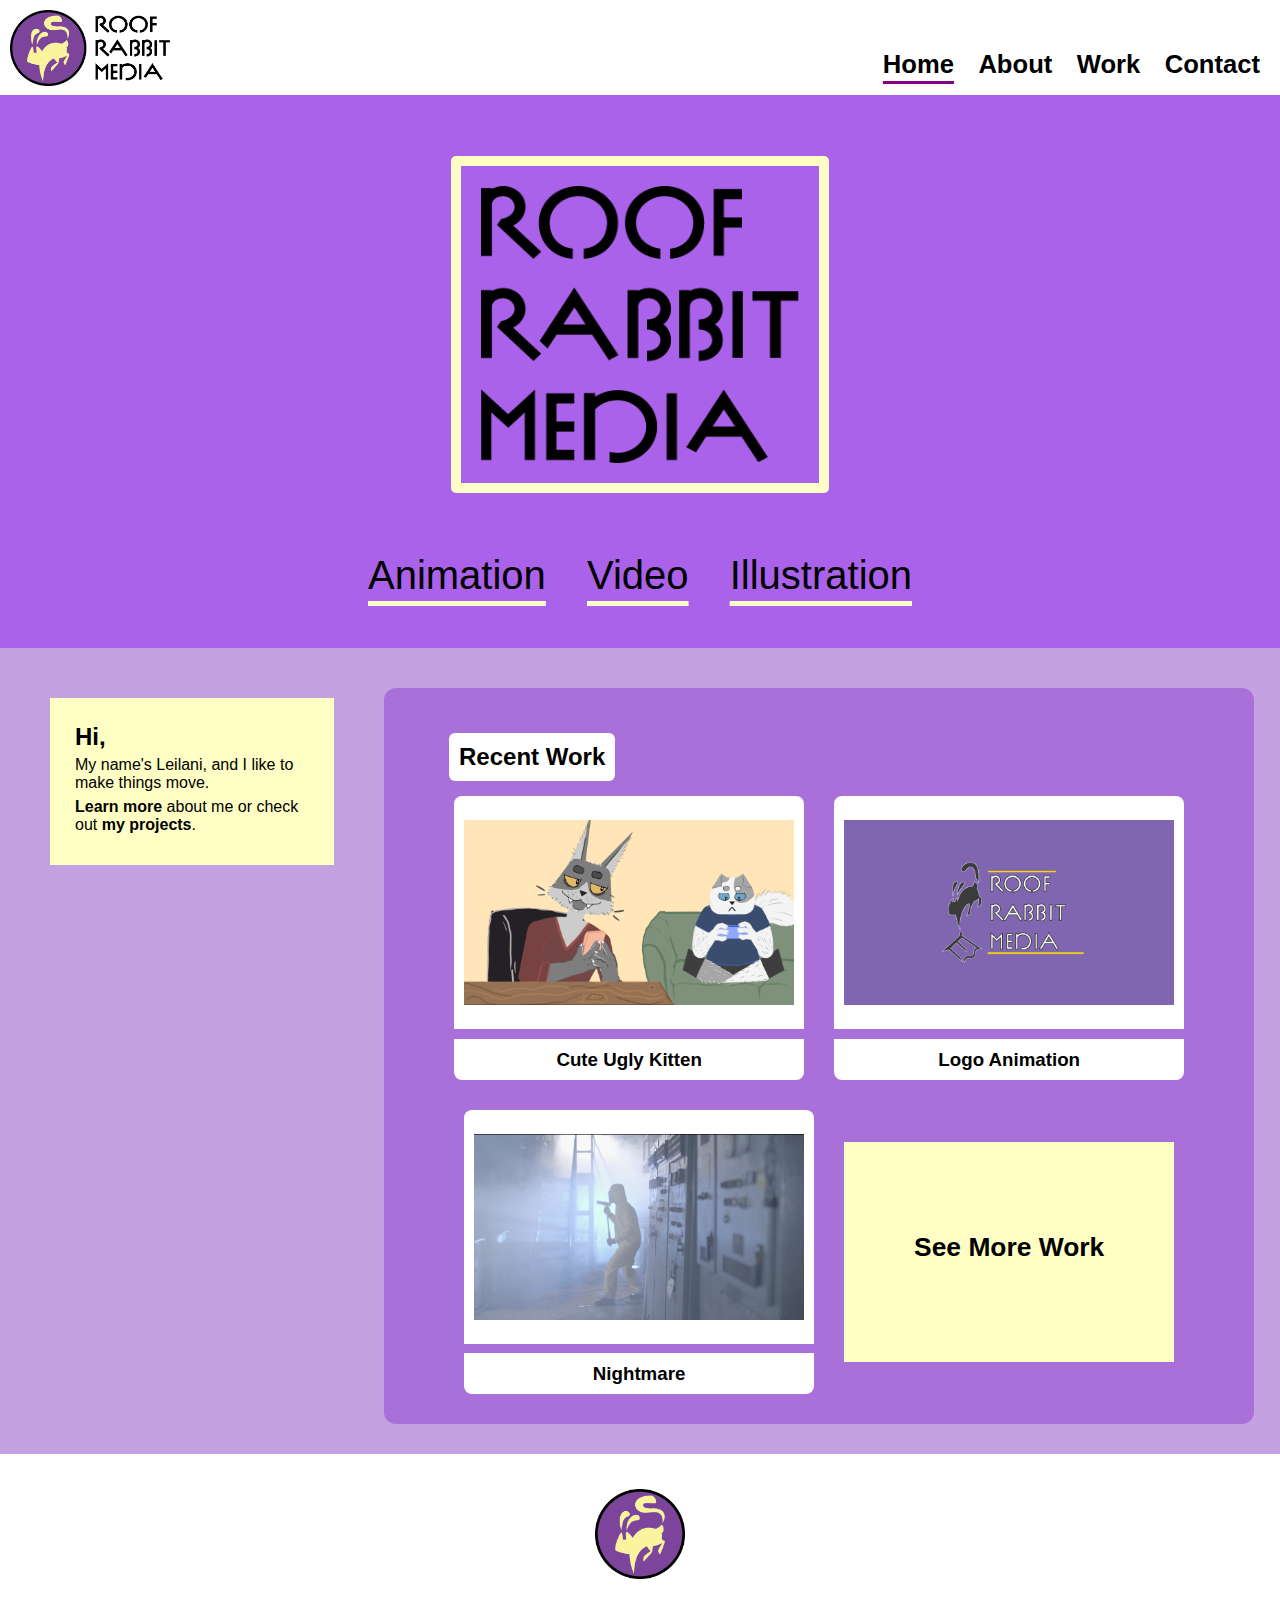
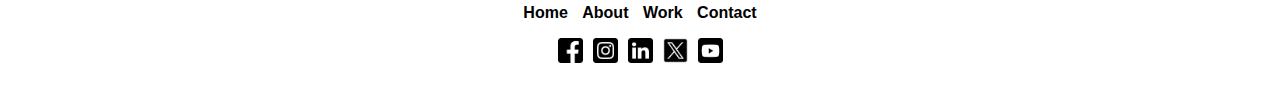
<file: index.html>
<!DOCTYPE html>
<html lang="en">

<head>
    <meta charset="UTF-8">
    <meta name="viewport" content="width=device-width, initial-scale=1.0">
    <title>Roof Rabbit Media</title>
    <link rel="icon" type="image/x-icon" href="/img/logo/favicon.ico">
    <link rel="stylesheet" href="css/normalize.css">
    <link rel="stylesheet" href="css/style.css">
</head>

<body>
    <header>
        <a href="index.html"><img src="img/logo/Logo_Full.png" alt="Roof Rabbit logo and name"></a>
        <nav class="headerMenu">
            <ul>
                <li class="activePage"><a href="index.html" title="Go to homepage">Home</a></li>
                <li><a href="about.html" title="Go to about page">About</a></li>
                <li><a href="work.html" title="Go to my work">Work</a></li>
                <li><a href="contact.html" title="Go to contact page">Contact</a></li>
            </ul>
        </nav>
    </header>
    <div id="homeTitle">
        <h1>
            <img src="img/logo/Logo_Words.png" alt="Roof Rabbit Media Logo" title="Roof Rabbit Media">
        </h1>
        <div>
            <p>Animation</p>
            <p>Video</p>
            <p>Illustration</p>
        </div>
    </div>
    <aside>
        <section>
            <h2>Hi,</h2>
            <p>My name's Leilani, and I like to make things move.</p>
            <p><a href="about.html"><strong>Learn more</strong></a> about me or check
                out <a href="work.html"><strong>my projects</strong>.</a>
            </p>
        </section>
    </aside>
    <main>
        <section>
            <h2 class="heading">Recent Work</h2>
            <div class="project_timg">
                <a class="thumbnail" href="project1.html" title="More info about this project">
                    <img src="img/project/11Sec_Full_Thumbnail.png" alt="Thumbnail of animated cats">
                    <h3>Cute Ugly Kitten</h3>
                </a>
                <a class="thumbnail" href="project2.html" title="More info about this project">
                    <img src="img/project/RRM_Still.png" alt="Thumbnail of animated roof rabbit logo">
                    <h3>Logo Animation</h3>
                </a>
                <a class="thumbnail" href="project4.html" title="More info about this project">
                    <img src="img/project/Nightmare_Thumbnail.png" alt="Man in a yellow suit holding an axe">
                    <h3>Nightmare</h3>
                </a>
                <p><a href="work.html" title="See more work">See More Work</a></p>
            </div>
        </section>
    </main>
    <footer>
        <img src="img/logo/Logo.png" alt="Roof Rabbit Logo">
        <nav class="footerMenu">
            <ul>
                <li><a href="index.html" title="Go to homepage">Home</a></li>
                <li><a href="about.html" title="Go to about page">About</a></li>
                <li><a href="work.html" title="Go to my work">Work</a></li>
                <li><a href="contact.html" title="Go to contact page">Contact</a></li>
            </ul>
        </nav>
        <nav class="footerIcons">
            <ul>
                <li><a href="https://www.facebook.com/profile.php?id=61554225163116" title="Go to my Facebook"
                        target="_blank" rel="noopener noreferrer"><img src="img/socialmedia/facebook_icon.png"
                            alt="Facebook"></a>
                </li>
                <li><a href="https://www.instagram.com/roofbun/" title="Go to my Instagram" target="_blank"
                        rel="noopener noreferrer"><img src="img/socialmedia/instagram_icon.png" alt="Instagram"></a>
                </li>
                <li><a href="https://www.linkedin.com/in/leilani-towner-27b860219/" title="Go to my Linkedin"
                        target="_blank" rel="noopener noreferrer"><img src="img/socialmedia/linkedin_icon.png"
                            alt="Linkedin"></a>
                </li>
                <li><a href="https://twitter.com/roofbun" title="Go to my Twitter" target="_blank"
                        rel="noopener noreferrer"><img src="img/socialmedia/xtwitter_icon.png" alt="Twitter"></a></li>
                <li><a href="https://www.youtube.com/@roofrabbitmedia" title="Go to my Youtube" target="_blank"
                        rel="noopener noreferrer"><img src="img/socialmedia/youtube_icon.png" 
                        
                        "Youtube"></a></li>
            </ul>
        </nav>
    </footer>
</body>

</html>
</file>
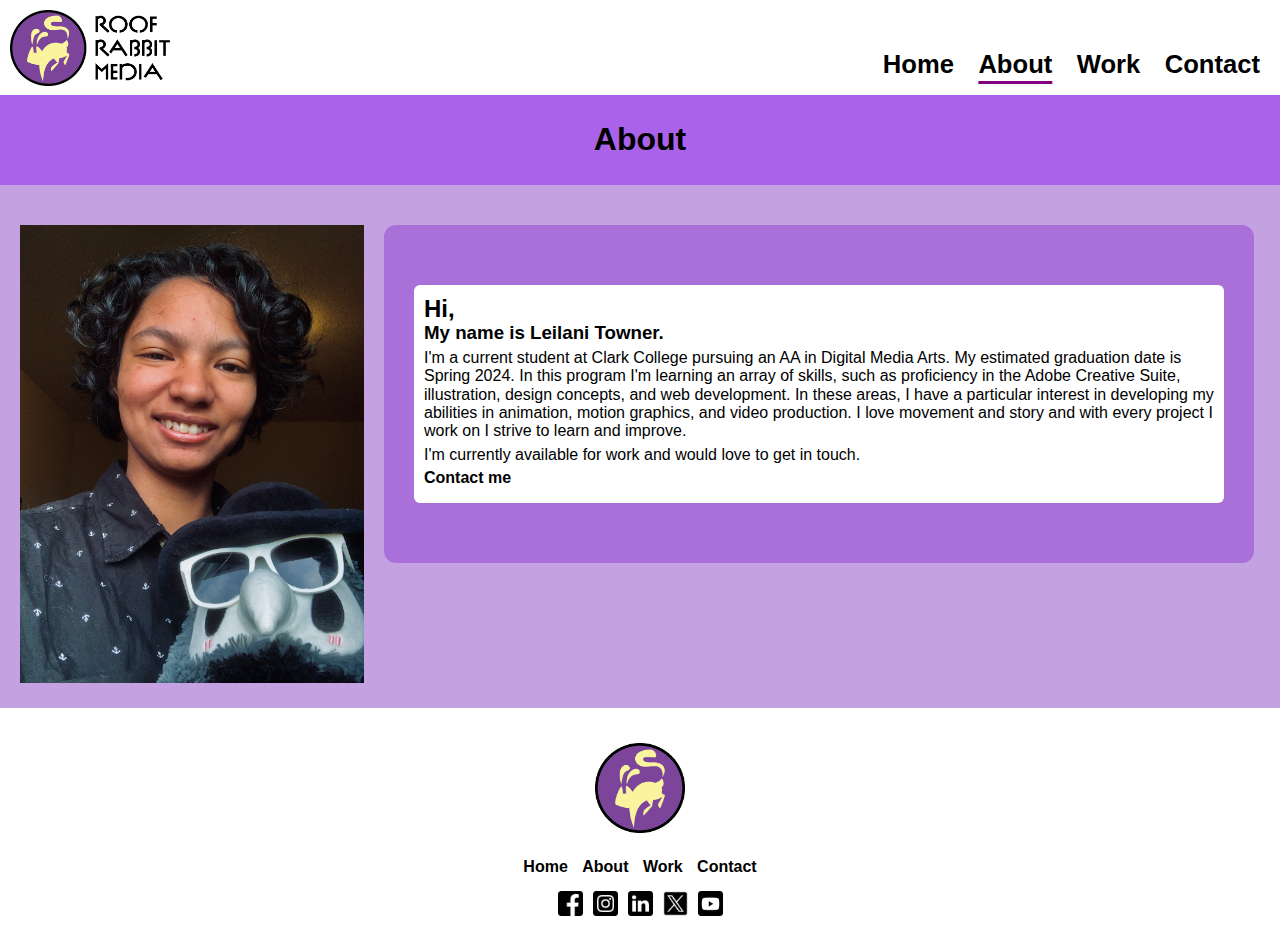
<file: about.html>
<!DOCTYPE html>
<html lang="en">

<head>
    <meta charset="UTF-8">
    <meta name="viewport" content="width=device-width, initial-scale=1.0">
    <title>About</title>
    <link rel="icon" type="image/x-icon" href="/img/logo/favicon.ico">
    <link rel="stylesheet" href="css/normalize.css">
    <link rel="stylesheet" href="css/style.css">
</head>

<body>
    <header>
        <a href="index.html"><img src="img/logo/Logo_Full.png" alt="Roof Rabbit logo and name"></a>
        <nav class="headerMenu">
            <ul>
                <li><a href="index.html" title="Go to homepage">Home</a></li>
                <li class="activePage" title="Go to about page"><a href="about.html">About</a></li>
                <li><a href="work.html" title="Go to my work">Work</a></li>
                <li><a href="contact.html" title="Go to contact page">Contact</a></li>
            </ul>
        </nav>
    </header>
    <section class="pageTitle">
        <h1>About</h1>
    </section>
    <aside><img id="portrait" src="img/PortfolioPic.jpg" alt="Portrait of Leilani Towner">
    </aside>
    <main>
        <div class="main_box">
            <h2>Hi,</h2>
            <h3>My name is Leilani Towner.</h3>
            <p>
                I'm a current student at Clark College pursuing an AA in Digital Media Arts. My estimated graduation
                date is Spring 2024. In this program I'm learning an array of skills, such as proficiency in the Adobe
                Creative Suite, illustration, design concepts, and web development. In these areas, I have a particular
                interest in developing my abilities in animation, motion graphics, and video production. I love movement
                and story and with every project I work on I strive to learn and improve.
            </p>
            <p>I'm currently available for work and would love to get in touch.</p>
            <p>
                <a href="contact.html" title="Look at my contact"><strong>Contact me</strong></a>
            </p>
        </div>
    </main>
    <footer>
        <img src="img/logo/Logo.png" alt="Roof Rabbit Logo">
        <nav class="footerMenu">
            <ul>
                <li><a href="index.html" title="Go to homepage">Home</a></li>
                <li><a href="about.html" title="Go to about page">About</a></li>
                <li><a href="work.html" title="Go to my work">Work</a></li>
                <li><a href="contact.html" title="Go to contact page">Contact</a></li>
            </ul>
        </nav>
        <nav class="footerIcons">
            <ul>
                <li><a href="https://www.facebook.com/profile.php?id=61554225163116" title="Go to my Facebook"
                        target="_blank" rel="noopener noreferrer"><img src="img/socialmedia/facebook_icon.png"
                            alt="Facebook"></a>
                </li>
                <li><a href="https://www.instagram.com/roofbun/" title="Go to my Instagram" target="_blank"
                        rel="noopener noreferrer"><img src="img/socialmedia/instagram_icon.png" alt="Instagram"></a>
                </li>
                <li><a href="https://www.linkedin.com/in/leilani-towner-27b860219/" title="Go to my Linkedin"
                        target="_blank" rel="noopener noreferrer"><img src="img/socialmedia/linkedin_icon.png"
                            alt="Linkedin"></a>
                </li>
                <li><a href="https://twitter.com/roofbun" title="Go to my Twitter" target="_blank"
                        rel="noopener noreferrer"><img src="img/socialmedia/xtwitter_icon.png" alt="Twitter"></a></li>
                <li><a href="https://www.youtube.com/@roofrabbitmedia" title="Go to my Youtube" target="_blank"
                        rel="noopener noreferrer"><img src="img/socialmedia/youtube_icon.png" alt="Youtube"></a></li>
            </ul>
        </nav>
    </footer>
</body>

</html>
</file>
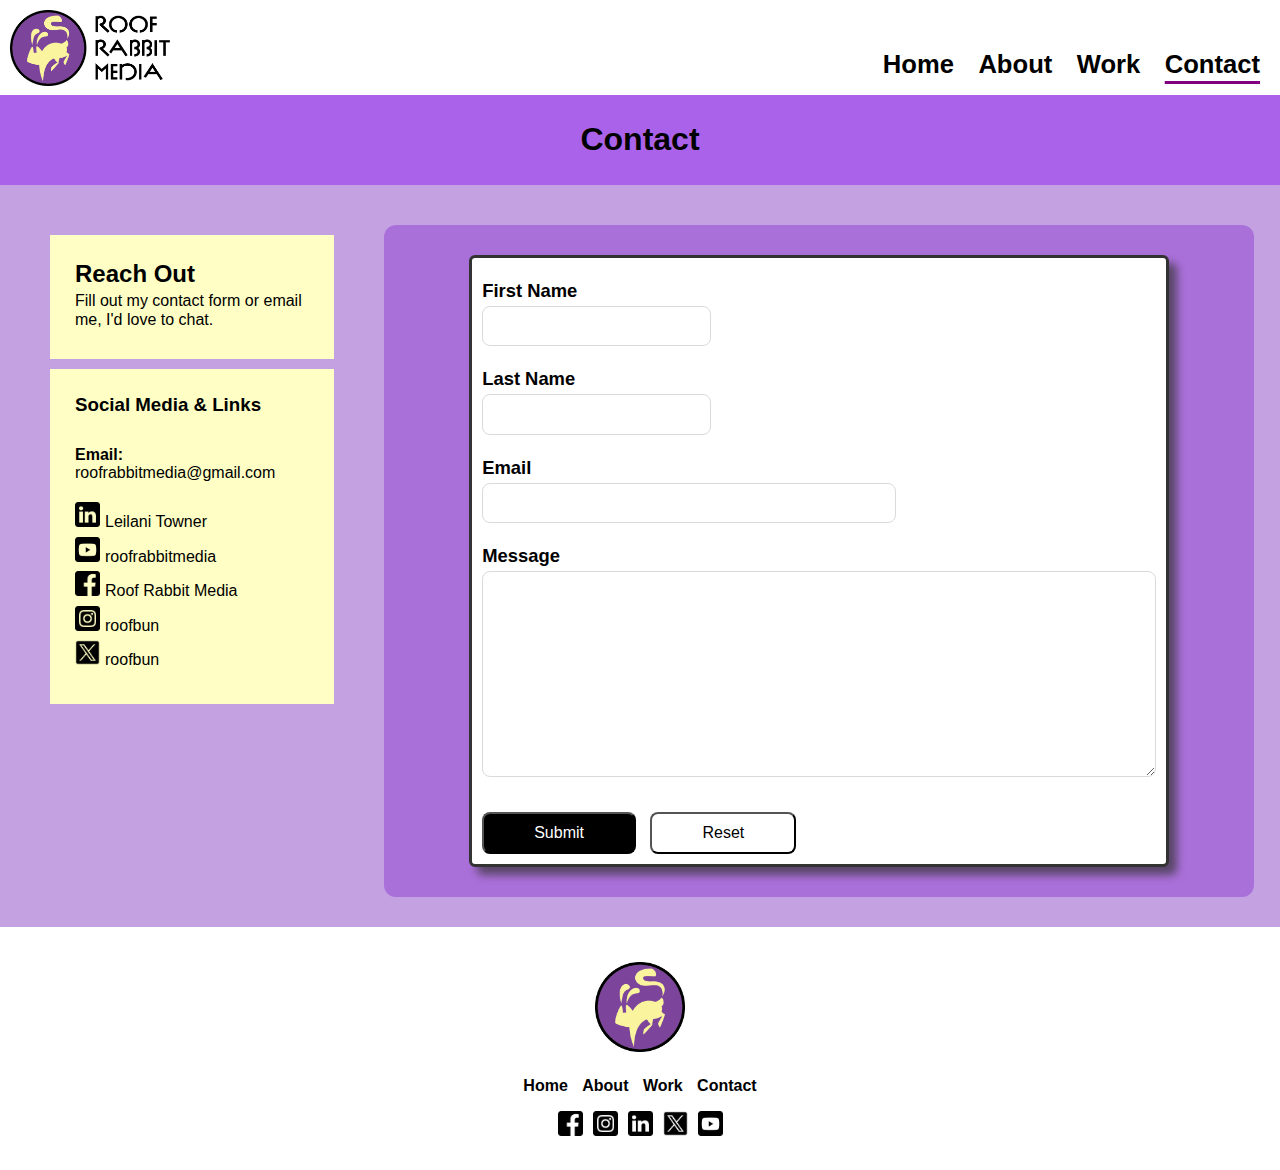
<file: contact.html>
<!DOCTYPE html>
<html lang="en">

<head>
    <meta charset="UTF-8">
    <meta name="viewport" content="width=device-width, initial-scale=1.0">
    <title>Contact</title>
    <link rel="icon" type="image/x-icon" href="/img/logo/favicon.ico">
    <link rel="stylesheet" href="css/normalize.css">
    <link rel="stylesheet" href="css/style.css">
</head>

<body>
    <header>
        <a href="index.html"><img src="img/logo/Logo_Full.png" alt="Roof Rabbit logo and name"></a>
        <nav class="headerMenu">
            <ul>
                <li><a href="index.html" title="Go to homepage">Home</a></li>
                <li><a href="about.html" title="Go to about page">About</a></li>
                <li><a href="work.html" title="Go to my work">Work</a></li>
                <li class="activePage"><a href="contact.html" title="Go to contact page">Contact</a></li>
            </ul>
        </nav>
    </header>
    <section class="pageTitle">
        <h1>Contact</h1>
    </section>
    <aside>
        <section>
            <h2>Reach Out</h2>
            <p>
                Fill out my contact form or email me, I'd love to chat.
            </p>
        </section>
        <section>
            <h3>Social Media & Links</h3>
            <nav id="socialmedia">
                <ul>
                    <li class="email">
                        <a href="mailto:roofrabbitmedia@gmail.com" title="Email me">
                            <strong>Email:</strong> roofrabbitmedia@gmail.com
                        </a>
                    </li>
                    <li><a href="https://www.linkedin.com/in/leilani-towner-27b860219/" title="Go to my Linkedin"
                            target="_blank" rel="noopener noreferrer"><img src="img/socialmedia/linkedin_icon.png"
                                alt="Linkedin">Leilani Towner</a>
                    </li>
                    <li><a href="https://www.youtube.com/@roofrabbitmedia" title="Go to my Youtube" target="_blank"
                            rel="noopener noreferrer"><img src="img/socialmedia/youtube_icon.png"
                                alt="Youtube">roofrabbitmedia</a>
                    </li>
                    <li><a href="https://www.facebook.com/profile.php?id=61554225163116" title="Go to my Facebook"
                            target="_blank" rel="noopener noreferrer"><img src="img/socialmedia/facebook_icon.png"
                                alt="Facebook">Roof Rabbit Media</a>
                    </li>
                    <li><a href="https://www.instagram.com/roofbun/" title="Go to my Instagram" target="_blank"
                            rel="noopener noreferrer"><img src="img/socialmedia/instagram_icon.png"
                                alt="Instagram">roofbun</a>
                    </li>
                    <li><a href="https://twitter.com/roofbun" title="Go to my Twitter" target="_blank"
                            rel="noopener noreferrer"><img src="img/socialmedia/xtwitter_icon.png"
                                alt="Twitter">roofbun</a>
                    </li>
                </ul>
            </nav>
        </section>
    </aside>
    <main>
        <form action="http://ctec.clark.edu/CTEC122/scripts/form_echo.php" method="POST">
            <label for="firstName">First Name</label>
            <input type="text" name="first name" id="firstName" size="20" required>
            <label for="lastName">Last Name</label>
            <input type="text" name="last name" id="lastName" size="20" required>
            <label for="email">Email</label>
            <input type="email" name="email" id="email" size="40" required>
            <!-- <fieldset>
                <legend>What are you interested in?</legend>
                <div class="interests">
                    <input type="checkbox" name="interests[]" id="animation" value="Animation">&nbsp;
                    <label class="btn_label" for="animation">Animation</label>
                </div>
                <div class="interests">
                    <input type="checkbox" name="interests[]" id="motion_graphics" value="Motion Graphics">&nbsp;
                    <label class="btn_label" for="motion_graphics">Motion Graphics</label>
                </div>
                <div class="interests">
                    <input type="checkbox" name="interests[]" id="video_production" value="Video Production">&nbsp;
                    <label class="btn_label" for="video_production">Video Production</label>
                </div>
                <div class="interests">
                    <input type="checkbox" name="interests[]" id="questions" value="Questions">&nbsp;
                    <label class="btn_label" for="questions">Questions</label>
                </div>
                <div class="interests">
                    <input type="checkbox" name="interests[]" id="other" value="Other">&nbsp;
                    <label class="btn_label" for="other">Other</label>
                </div>
            </fieldset> -->
            <label for="message">Message</label>
            <textarea name="message" id="message" rows="10"></textarea>
            <div class="buttons">
                <input type="submit" value="Submit">&nbsp;<input type="reset" value="Reset">
            </div>
        </form>
    </main>
    <footer>
        <img src="img/logo/Logo.png" alt="Roof Rabbit Logo">
        <nav class="footerMenu">
            <ul>
                <li><a href="index.html" title="Go to homepage">Home</a></li>
                <li><a href="about.html" title="Go to about page">About</a></li>
                <li><a href="work.html" title="Go to my work">Work</a></li>
                <li><a href="contact.html" title="Go to contact page">Contact</a></li>
            </ul>
        </nav>
        <nav class="footerIcons">
            <ul>
                <li><a href="https://www.facebook.com/profile.php?id=61554225163116" title="Go to my Facebook"
                        target="_blank" rel="noopener noreferrer"><img src="img/socialmedia/facebook_icon.png"
                            alt="Facebook"></a>
                </li>
                <li><a href="https://www.instagram.com/roofbun/" title="Go to my Instagram" target="_blank"
                        rel="noopener noreferrer"><img src="img/socialmedia/instagram_icon.png" alt="Instagram"></a>
                </li>
                <li><a href="https://www.linkedin.com/in/leilani-towner-27b860219/" title="Go to my Linkedin"
                        target="_blank" rel="noopener noreferrer"><img src="img/socialmedia/linkedin_icon.png"
                            alt="Linkedin"></a>
                </li>
                <li><a href="https://twitter.com/roofbun" title="Go to my Twitter" target="_blank"
                        rel="noopener noreferrer"><img src="img/socialmedia/xtwitter_icon.png" alt="Twitter"></a></li>
                <li><a href="https://www.youtube.com/@roofrabbitmedia" title="Go to my Youtube" target="_blank"
                        rel="noopener noreferrer"><img src="img/socialmedia/youtube_icon.png" alt="Youtube"></a></li>
            </ul>
        </nav>
    </footer>
</body>

</html>
</file>
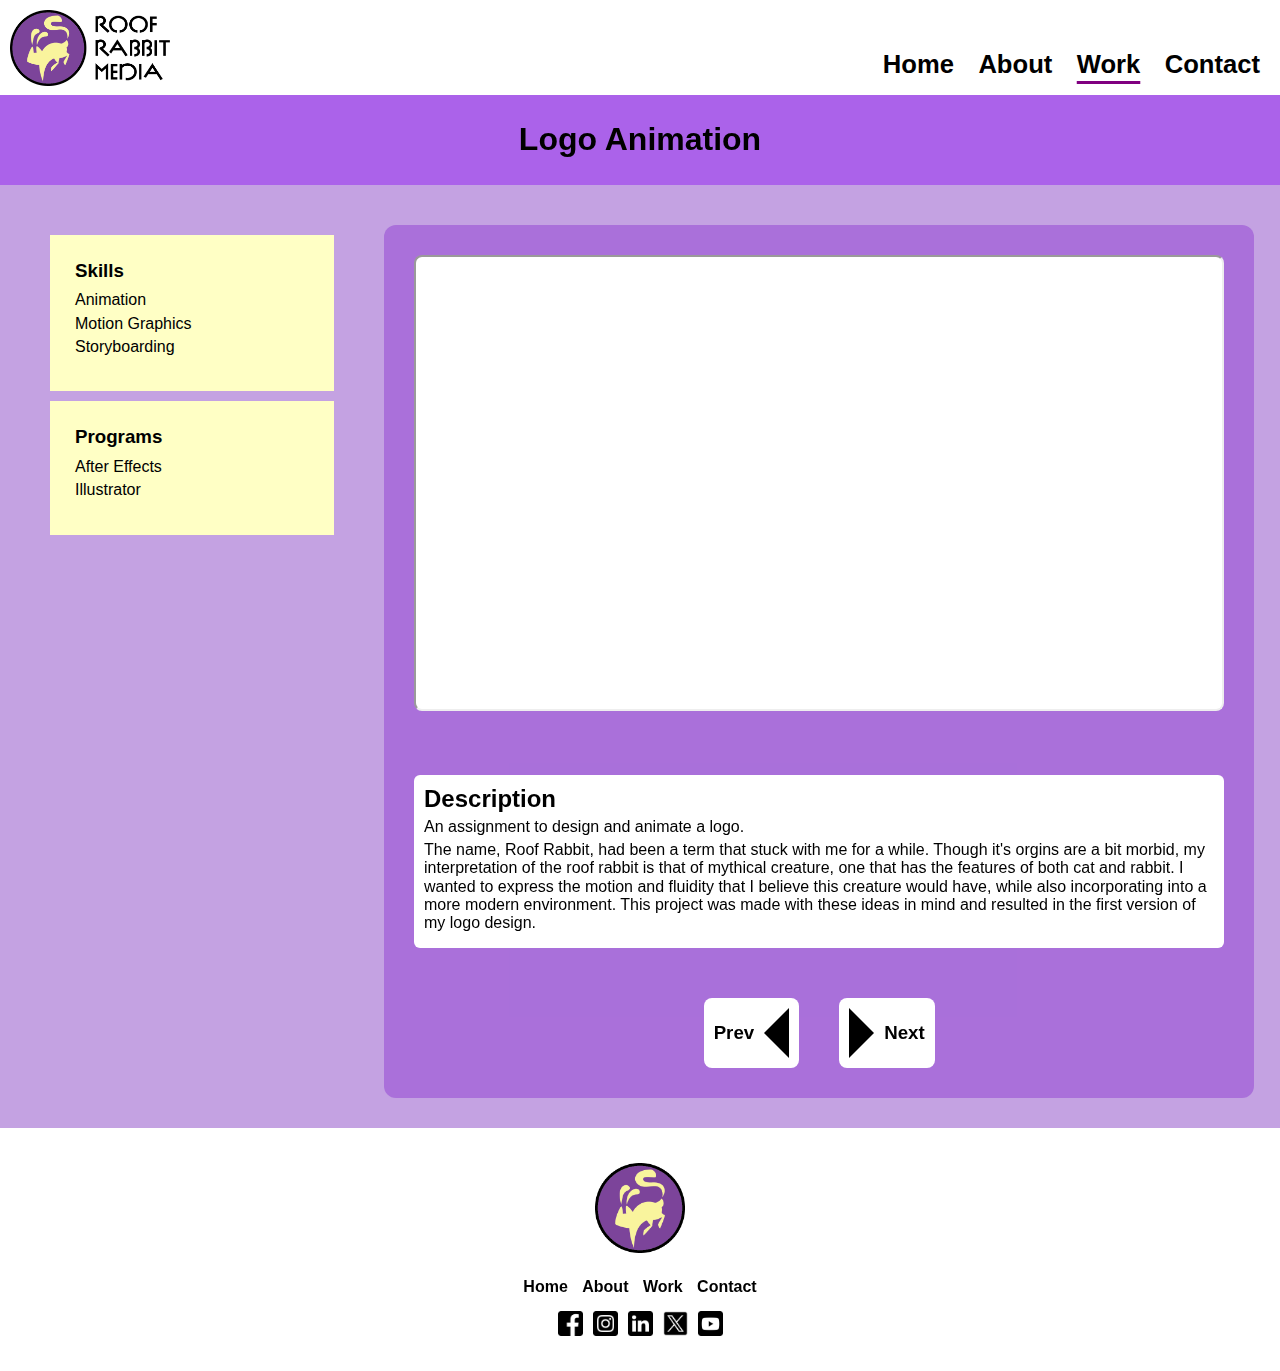
<file: project2.html>
<!DOCTYPE html>
<html lang="en">

<head>
    <meta charset="UTF-8">
    <meta name="viewport" content="width=device-width, initial-scale=1.0">
    <title>Logo Animation</title>
    <link rel="icon" type="image/x-icon" href="/img/logo/favicon.ico">
    <link rel="stylesheet" href="css/normalize.css">
    <link rel="stylesheet" href="css/style.css">
</head>

<body>
    <header>
        <a href="index.html"><img src="img/logo/Logo_Full.png" alt="Roof Rabbit logo and name"></a>
        <nav class="headerMenu">
            <ul>
                <li><a href="index.html" title="Go to homepage">Home</a></li>
                <li><a href="about.html" title="Go to about page">About</a></li>
                <li class="activePage"><a href="work.html" title="Go to my work">Work</a></li>
                <li><a href="contact.html" title="Go to contact page">Contact</a></li>
            </ul>
        </nav>
    </header>
    <section class="pageTitle">
        <h1>Logo Animation</h1>
    </section>
    <aside class="aside_flex">
        <section>
            <h3>Skills</h3>
            <ul>
                <li>Animation</li>
                <li>Motion Graphics</li>
                <li>Storyboarding</li>
            </ul>
        </section>
        <section>
            <h3>Programs</h3>
            <ul>
                <li>After Effects</li>
                <li>Illustrator</li>
            </ul>
        </section>
    </aside>
    <main>
        <iframe class="video" src="https://www.youtube.com/embed/66yzLaNjPBA?si=A25YXtLwUlr3QdRv"
            title="YouTube video player" allow="picture-in-picture; web-share" allowfullscreen></iframe>
        <section class="main_box">
            <h2>Description</h2>
            <p>
                An assignment to design and animate a logo.
            </p>
            <p>
                The name, Roof Rabbit, had been a term that stuck with me for a while. Though it's orgins are a bit
                morbid, my interpretation of the roof rabbit is that of mythical creature, one that has the features of
                both cat and rabbit. I wanted to express the motion and fluidity that I believe this creature would
                have, while also incorporating into a more modern environment. This project was made with these ideas in
                mind and resulted in the first version of my logo design.
            </p>
        </section>
        <!-- <h2 class="heading">additional content</h2>
        <div class="flex_grid">
            <img src="" alt="">
            <img src="" alt="">
            <img src="" alt="">
            <img src="" alt="">
        </div> -->
        <section class="triangle_nav">
            <a href="project1.html" title="Previous Project">
                <div class="triangle_btn">
                    <h3>Prev</h3>
                    <div class="triangle_left"></div>
                </div>
            </a>
            <a href="project3.html" title="Next Project">
                <div class="triangle_btn">
                    <div class="triangle_right"></div>
                    <h3>Next</h3>
                </div>
            </a>
        </section>
    </main>
    <footer>
        <img src="img/logo/Logo.png" alt="Roof Rabbit Logo">
        <nav class="footerMenu">
            <ul>
                <li><a href="index.html" title="Go to homepage">Home</a></li>
                <li><a href="about.html" title="Go to about page">About</a></li>
                <li><a href="work.html" title="Go to my work">Work</a></li>
                <li><a href="contact.html" title="Go to contact page">Contact</a></li>
            </ul>
        </nav>
        <nav class="footerIcons">
            <ul>
                <li><a href="https://www.facebook.com/profile.php?id=61554225163116" title="Go to my Facebook"
                        target="_blank" rel="noopener noreferrer"><img src="img/socialmedia/facebook_icon.png"
                            alt="Facebook"></a>
                </li>
                <li><a href="https://www.instagram.com/roofbun/" title="Go to my Instagram" target="_blank"
                        rel="noopener noreferrer"><img src="img/socialmedia/instagram_icon.png" alt="Instagram"></a>
                </li>
                <li><a href="https://www.linkedin.com/in/leilani-towner-27b860219/" title="Go to my Linkedin"
                        target="_blank" rel="noopener noreferrer"><img src="img/socialmedia/linkedin_icon.png"
                            alt="Linkedin"></a>
                </li>
                <li><a href="https://twitter.com/roofbun" title="Go to my Twitter" target="_blank"
                        rel="noopener noreferrer"><img src="img/socialmedia/xtwitter_icon.png" alt="Twitter"></a></li>
                <li><a href="https://www.youtube.com/@roofrabbitmedia" title="Go to my Youtube" target="_blank"
                        rel="noopener noreferrer"><img src="img/socialmedia/youtube_icon.png" alt="Youtube"></a></li>
            </ul>
        </nav>
    </footer>
</body>

</html>
</file>
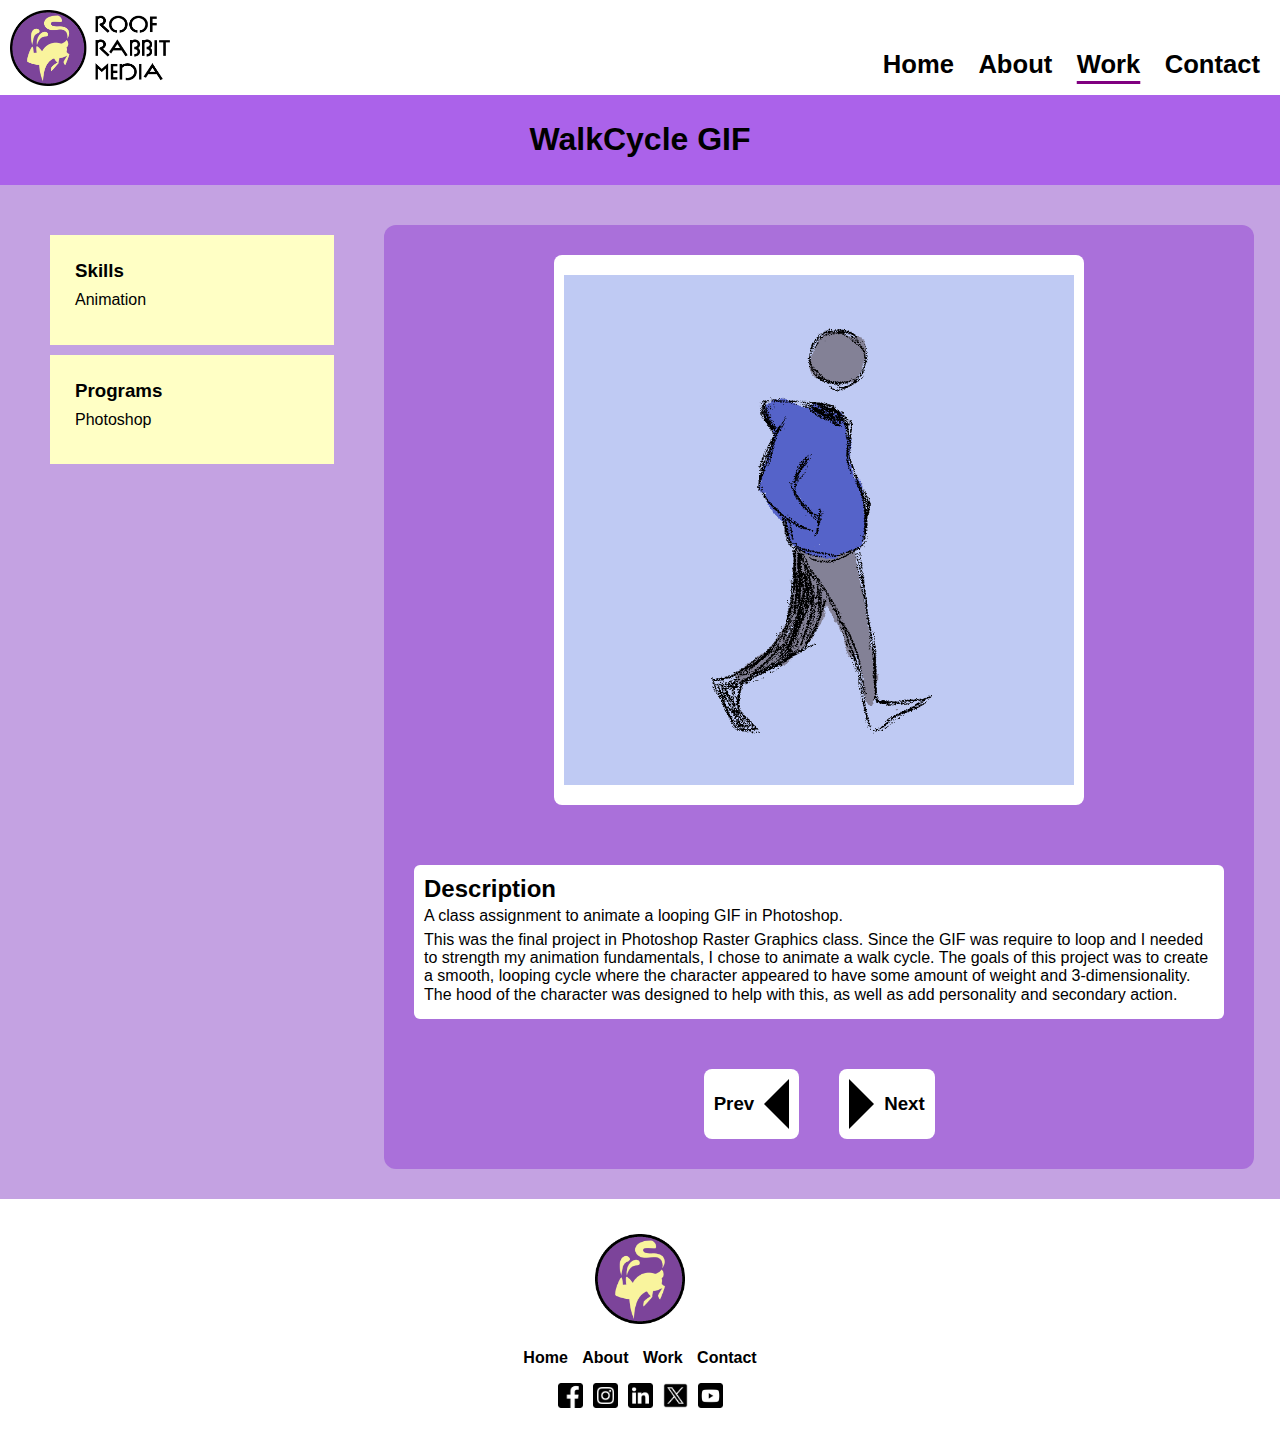
<file: project3.html>
<!DOCTYPE html>
<html lang="en">

<head>
    <meta charset="UTF-8">
    <meta name="viewport" content="width=device-width, initial-scale=1.0">
    <title>WalkCycle GIF</title>
    <link rel="icon" type="image/x-icon" href="/img/logo/favicon.ico">
    <link rel="stylesheet" href="css/normalize.css">
    <link rel="stylesheet" href="css/style.css">
</head>

<body>
    <header>
        <a href="index.html"><img src="img/logo/Logo_Full.png" alt="Roof Rabbit logo and name"></a>
        <nav class="headerMenu">
            <ul>
                <li><a href="index.html" title="Go to homepage">Home</a></li>
                <li><a href="about.html" title="Go to about page">About</a></li>
                <li class="activePage"><a href="work.html" title="Go to my work">Work</a></li>
                <li><a href="contact.html" title="Go to contact page">Contact</a></li>
            </ul>
        </nav>
    </header>
    <section class="pageTitle">
        <h1>WalkCycle GIF</h1>
    </section>
    <aside class="aside_flex">
        <section>
            <h3>Skills</h3>
            <ul>
                <li>Animation</li>
            </ul>
        </section>
        <section>
            <h3>Programs</h3>
            <ul>
                <li>Photoshop</li>
            </ul>
        </section>
    </aside>
    <main>
        <img class="top_imgH" src="img/project/WalkCycle_GIF.gif" alt="walking character in hoodie">
        <section class="main_box">
            <h2>Description</h2>
            <p>
                A class assignment to animate a looping GIF in Photoshop.
            </p>
            <p>
                This was the final project in Photoshop Raster Graphics class. Since the GIF was require to loop and I
                needed to strength my animation fundamentals, I chose to animate a walk cycle. The goals of this project
                was to create a smooth, looping cycle where the character appeared to have some amount of weight and
                3-dimensionality. The hood of the character was designed to help with this, as well as add personality
                and secondary action.
            </p>
        </section>
        <!-- <h2 class="heading">additional content</h2>
        <div class="flex_grid">
            <img src="" alt="">
            <img src="" alt="">
            <img src="" alt="">
            <img src="" alt="">
        </div> -->
        <section class="triangle_nav" title="Previous Project">
            <a href="project2.html">
                <div class="triangle_btn">
                    <h3>Prev</h3>
                    <div class="triangle_left"></div>
                </div>
            </a>
            <a href="project4.html" title="Next Project">
                <div class="triangle_btn">
                    <div class="triangle_right"></div>
                    <h3>Next</h3>
                </div>
            </a>
        </section>
    </main>
    <footer>
        <img src="img/logo/Logo.png" alt="Roof Rabbit Logo">
        <nav class="footerMenu">
            <ul>
                <li><a href="index.html" title="Go to homepage">Home</a></li>
                <li><a href="about.html" title="Go to about page">About</a></li>
                <li><a href="work.html" title="Go to my work">Work</a></li>
                <li><a href="contact.html" title="Go to contact page">Contact</a></li>
            </ul>
        </nav>
        <nav class="footerIcons">
            <ul>
                <li><a href="https://www.facebook.com/profile.php?id=61554225163116" title="Go to my Facebook"
                        target="_blank" rel="noopener noreferrer"><img src="img/socialmedia/facebook_icon.png"
                            alt="Facebook"></a>
                </li>
                <li><a href="https://www.instagram.com/roofbun/" title="Go to my Instagram" target="_blank"
                        rel="noopener noreferrer"><img src="img/socialmedia/instagram_icon.png" alt="Instagram"></a>
                </li>
                <li><a href="https://www.linkedin.com/in/leilani-towner-27b860219/" title="Go to my Linkedin"
                        target="_blank" rel="noopener noreferrer"><img src="img/socialmedia/linkedin_icon.png"
                            alt="Linkedin"></a>
                </li>
                <li><a href="https://twitter.com/roofbun" title="Go to my Twitter" target="_blank"
                        rel="noopener noreferrer"><img src="img/socialmedia/xtwitter_icon.png" alt="Twitter"></a></li>
                <li><a href="https://www.youtube.com/@roofrabbitmedia" title="Go to my Youtube" target="_blank"
                        rel="noopener noreferrer"><img src="img/socialmedia/youtube_icon.png" alt="Youtube"></a></li>
            </ul>
        </nav>
    </footer>
</body>

</html>
</file>
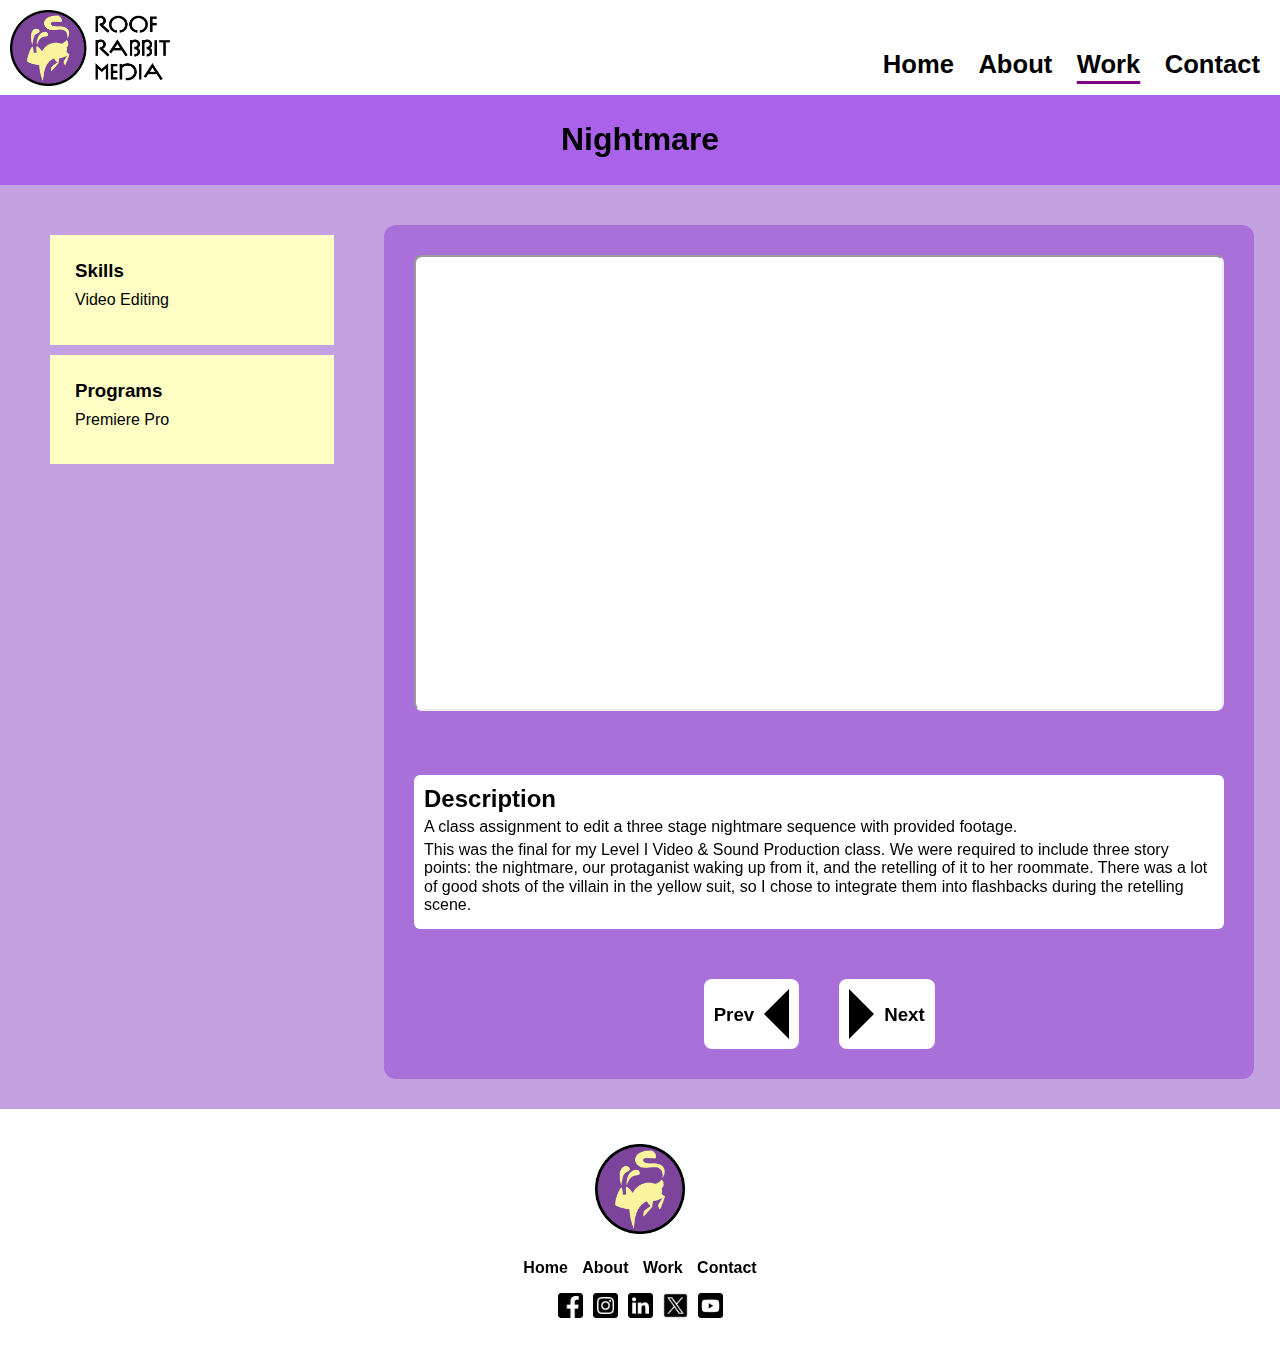
<file: project4.html>
<!DOCTYPE html>
<html lang="en">

<head>
    <meta charset="UTF-8">
    <meta name="viewport" content="width=device-width, initial-scale=1.0">
    <title>Nightmare</title>
    <link rel="icon" type="image/x-icon" href="/img/logo/favicon.ico">
    <link rel="stylesheet" href="css/normalize.css">
    <link rel="stylesheet" href="css/style.css">
</head>

<body>
    <header>
        <a href="index.html"><img src="img/logo/Logo_Full.png" alt="Roof Rabbit logo and name"></a>
        <nav class="headerMenu">
            <ul>
                <li><a href="index.html" title="Go to homepage">Home</a></li>
                <li><a href="about.html" title="Go to about page">About</a></li>
                <li class="activePage"><a href="work.html" title="Go to my work">Work</a></li>
                <li><a href="contact.html" title="Go to contact page">Contact</a></li>
            </ul>
        </nav>
    </header>
    <section class="pageTitle">
        <h1>Nightmare</h1>
    </section>
    <aside class="aside_flex">
        <section>
            <h3>Skills</h3>
            <ul>
                <li>Video Editing</li>
            </ul>
        </section>
        <section>
            <h3>Programs</h3>
            <ul>
                <li>Premiere Pro</li>
            </ul>
        </section>
    </aside>
    <main>
        <iframe class="video" src="https://www.youtube.com/embed/kCKYp6L2GuE?si=9HrUVOYr6YiaP6oh"
            title="YouTube video player"
            allow="accelerometer; autoplay; clipboard-write; encrypted-media; gyroscope; picture-in-picture; web-share"
            allowfullscreen></iframe>
        <section class="main_box">
            <h2>Description</h2>
            <p>
                A class assignment to edit a three stage nightmare sequence with provided footage.
            </p>
            <p>
                This was the final for my Level I Video & Sound Production class. We were required to include three
                story points: the nightmare, our protaganist waking up from it, and the retelling of it to her roommate.
                There was a lot of good shots of the villain in the yellow suit, so I chose to integrate them into
                flashbacks during the retelling scene.
            </p>
        </section>
        <!-- <h2 class="heading">additional content</h2>
        <div class="flex_grid">
            <img src="" alt="">
            <img src="" alt="">
            <img src="" alt="">
            <img src="" alt="">
        </div> -->
        <section class="triangle_nav">
            <a href="project3.html" title="Previous Project">
                <div class="triangle_btn">
                    <h3>Prev</h3>
                    <div class="triangle_left"></div>
                </div>
            </a>
            <a href="project5.html" title="Next Project">
                <div class="triangle_btn">
                    <div class="triangle_right"></div>
                    <h3>Next</h3>
                </div>
            </a>
        </section>
    </main>
    <footer>
        <img src="img/logo/Logo.png" alt="Roof Rabbit Logo">
        <nav class="footerMenu">
            <ul>
                <li><a href="index.html" title="Go to homepage">Home</a></li>
                <li><a href="about.html" title="Go to about page">About</a></li>
                <li><a href="work.html" title="Go to my work">Work</a></li>
                <li><a href="contact.html" title="Go to contact page">Contact</a></li>
            </ul>
        </nav>
        <nav class="footerIcons">
            <ul>
                <li><a href="https://www.facebook.com/profile.php?id=61554225163116" title="Go to my Facebook"
                        target="_blank" rel="noopener noreferrer"><img src="img/socialmedia/facebook_icon.png"
                            alt="Facebook"></a>
                </li>
                <li><a href="https://www.instagram.com/roofbun/" title="Go to my Instagram" target="_blank"
                        rel="noopener noreferrer"><img src="img/socialmedia/instagram_icon.png" alt="Instagram"></a>
                </li>
                <li><a href="https://www.linkedin.com/in/leilani-towner-27b860219/" title="Go to my Linkedin"
                        target="_blank" rel="noopener noreferrer"><img src="img/socialmedia/linkedin_icon.png"
                            alt="Linkedin"></a>
                </li>
                <li><a href="https://twitter.com/roofbun" title="Go to my Twitter" target="_blank"
                        rel="noopener noreferrer"><img src="img/socialmedia/xtwitter_icon.png" alt="Twitter"></a></li>
                <li><a href="https://www.youtube.com/@roofrabbitmedia" title="Go to my Youtube" target="_blank"
                        rel="noopener noreferrer"><img src="img/socialmedia/youtube_icon.png" alt="Youtube"></a></li>
            </ul>
        </nav>
    </footer>
</body>

</html>
</file>
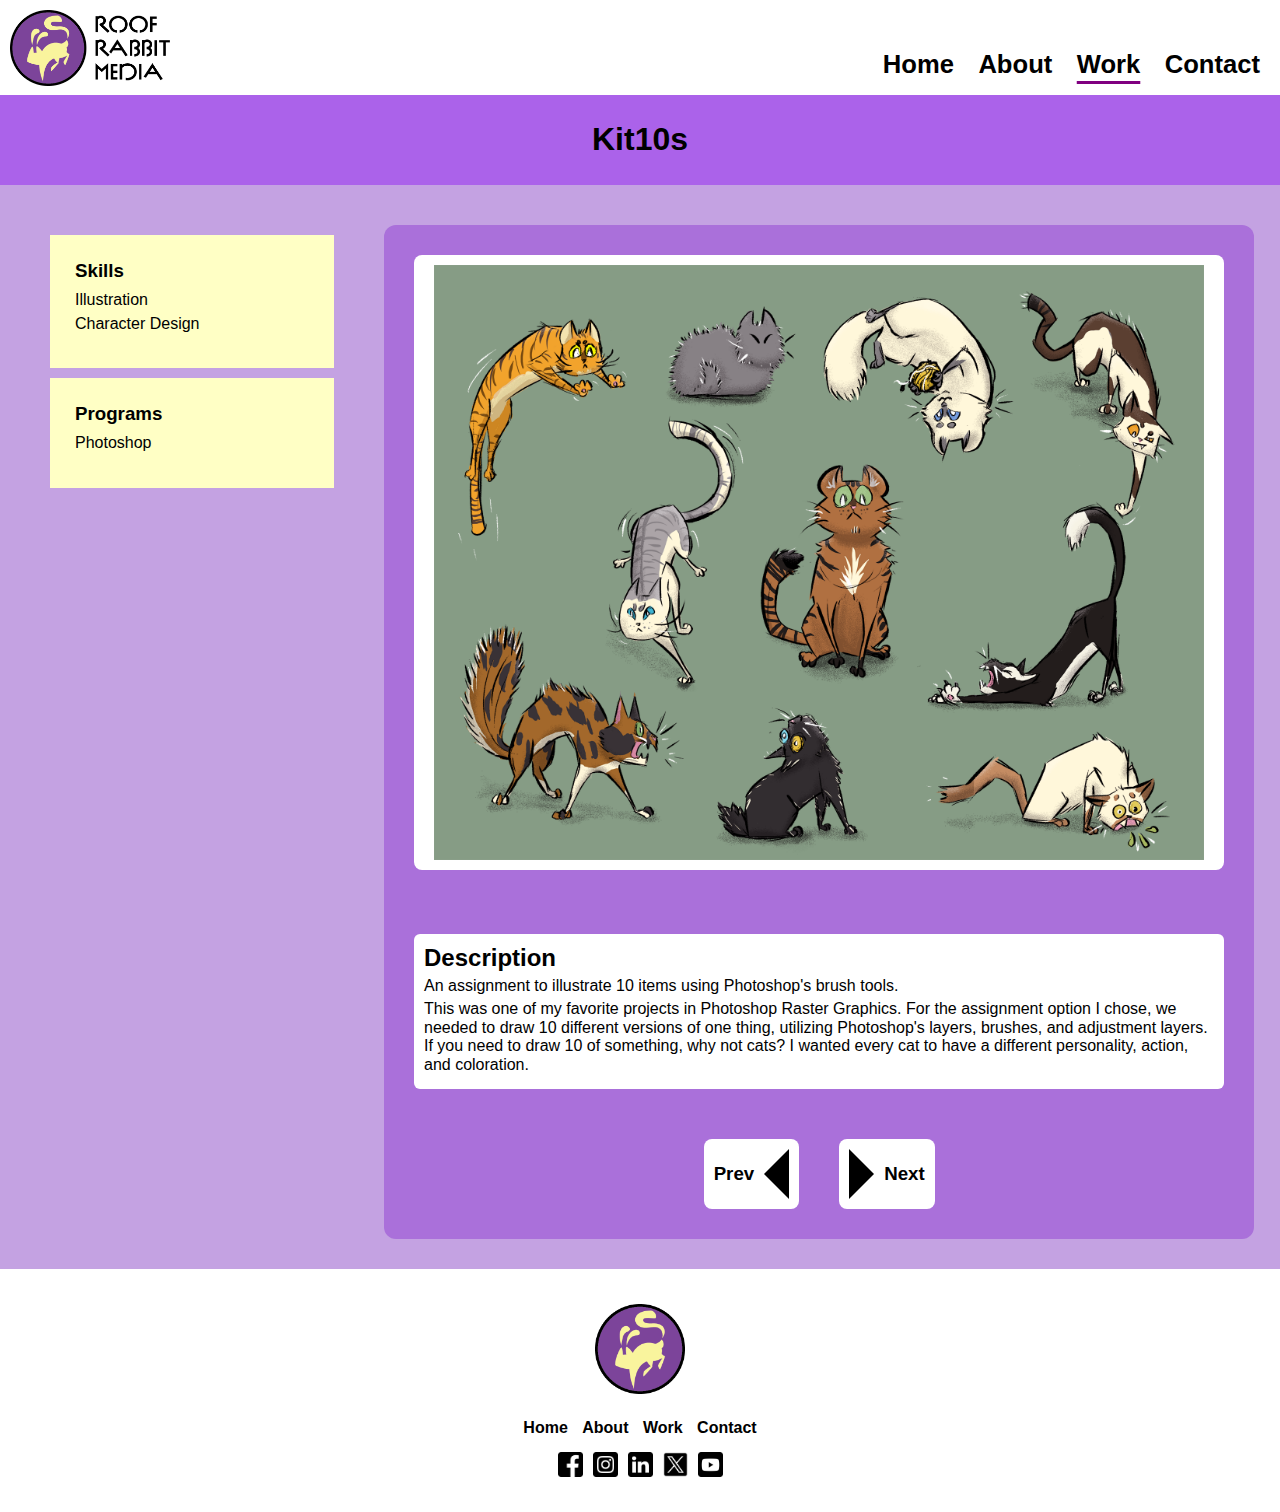
<file: project5.html>
<!DOCTYPE html>
<html lang="en">

<head>
    <meta charset="UTF-8">
    <meta name="viewport" content="width=device-width, initial-scale=1.0">
    <title>Kit10s</title>
    <link rel="icon" type="image/x-icon" href="/img/logo/favicon.ico">
    <link rel="stylesheet" href="css/normalize.css">
    <link rel="stylesheet" href="css/style.css">
</head>

<body>
    <header>
        <a href="index.html"><img src="img/logo/Logo_Full.png" alt="Roof Rabbit logo and name"></a>
        <nav class="headerMenu">
            <ul>
                <li><a href="index.html" title="Go to homepage">Home</a></li>
                <li><a href="about.html" title="Go to about page">About</a></li>
                <li class="activePage"><a href="work.html" title="Go to my work">Work</a></li>
                <li><a href="contact.html" title="Go to contact page">Contact</a></li>
            </ul>
        </nav>
    </header>
    <section class="pageTitle">
        <h1>Kit10s</h1>
    </section>
    <aside class="aside_flex">
        <section>
            <h3>Skills</h3>
            <ul>
                <li>Illustration</li>
                <li>Character Design</li>
            </ul>
        </section>
        <section>
            <h3>Programs</h3>
            <ul>
                <li>Photoshop</li>
            </ul>
        </section>
    </aside>
    <main>
        <img class="top_imgW" src="img/project/Kit10s.png" alt="">
        <section class="main_box">
            <h2>Description</h2>
            <p>
                An assignment to illustrate 10 items using Photoshop's brush tools.
            </p>
            <p>
                This was one of my favorite projects in Photoshop Raster Graphics. For the assignment option I chose, we
                needed to draw 10 different versions of one thing, utilizing Photoshop's layers, brushes, and adjustment
                layers. If you need to draw 10 of something, why not cats? I wanted every cat to have a different
                personality, action, and coloration.
            </p>
        </section>
        <!-- <h2 class="heading">additional content</h2>
        <div class="flex_grid">
            <img src="" alt="">
            <img src="" alt="">
            <img src="" alt="">
            <img src="" alt="">
        </div> -->
        <section class="triangle_nav">
            <a href="project4.html" title="Previous Project">
                <div class="triangle_btn">
                    <h3>Prev</h3>
                    <div class="triangle_left"></div>
                </div>
            </a>
            <a href="project6.html" title="Previous Project">
                <div class="triangle_btn">
                    <div class="triangle_right"></div>
                    <h3>Next</h3>
                </div>
            </a>
        </section>
    </main>
    <footer>
        <img src="img/logo/Logo.png" alt="Roof Rabbit Logo">
        <nav class="footerMenu">
            <ul>
                <li><a href="index.html" title="Go to homepage">Home</a></li>
                <li><a href="about.html" title="Go to about page">About</a></li>
                <li><a href="work.html" title="Go to my work">Work</a></li>
                <li><a href="contact.html" title="Go to contact page">Contact</a></li>
            </ul>
        </nav>
        <nav class="footerIcons">
            <ul>
                <li><a href="https://www.facebook.com/profile.php?id=61554225163116" title="Go to my Facebook"
                        target="_blank" rel="noopener noreferrer"><img src="img/socialmedia/facebook_icon.png"
                            alt="Facebook"></a>
                </li>
                <li><a href="https://www.instagram.com/roofbun/" title="Go to my Instagram" target="_blank"
                        rel="noopener noreferrer"><img src="img/socialmedia/instagram_icon.png" alt="Instagram"></a>
                </li>
                <li><a href="https://www.linkedin.com/in/leilani-towner-27b860219/" title="Go to my Linkedin"
                        target="_blank" rel="noopener noreferrer"><img src="img/socialmedia/linkedin_icon.png"
                            alt="Linkedin"></a>
                </li>
                <li><a href="https://twitter.com/roofbun" title="Go to my Twitter" target="_blank"
                        rel="noopener noreferrer"><img src="img/socialmedia/xtwitter_icon.png" alt="Twitter"></a></li>
                <li><a href="https://www.youtube.com/@roofrabbitmedia" title="Go to my Youtube" target="_blank"
                        rel="noopener noreferrer"><img src="img/socialmedia/youtube_icon.png" alt="Youtube"></a></li>
            </ul>
        </nav>
    </footer>
</body>

</html>
</file>
<file: css/style.css>
/* Style sheet for Roof Rabbit portfolio site */

/* General */
* {
    box-sizing: border-box;
    font-family: Verdana, Tahoma, 'Trebuchet MS', Arial;
    margin: 0;
    padding: 0;
}

body {
    background-color: #c4a2e2;
    margin: 0 auto;
    max-width: 1280px;
}

.activePage {
    text-decoration: 3px solid underline purple;
    text-underline-offset: 8px;
}

a:link, a:visited {
    text-decoration: none;
    color: black;
}

a:hover, a:focus, a:active {
    color: purple;
}

p {
    margin: 5px 0;
}



/* Header */
header {
    padding: 10px;
    height: 95px;
    background-color: #ffffff;
}

header img {
    float: left;
    display: block;
    width: 160px;
    height: auto;
}

.headerMenu {
    float: right;
    margin: 40px 10px 0;
}

.headerMenu ul {
    list-style-type: none;
}

.headerMenu ul li {
    display: inline;
    font-weight: bold;
    font-size: 160%;
    margin-left: 20px;
}

/* Title Section */
.pageTitle {
    background-color: #ab62ea;
    padding: 5px;
    margin-bottom: 20px;
    text-align: center;
}

/* Homepage */
#homeTitle {
    text-align: center;
    padding: 30px;
    margin-bottom: 20px;
    background-color: #ab62ea;
}

#homeTitle img {
    width: 31%;
    height: auto;
    margin: 10px auto 30px;
    padding: 20px;
    border: 10px solid #ffffc5;
    border-radius: 5px;
}

#homeTitle div {
    font-size: 2.5rem;
    margin: 20px auto;
}

#homeTitle div p {
    display: inline;
    margin: 0 15px;
    text-decoration: 5px underline #ffffc5;
    text-underline-offset: 12px;
}



/* Aside */
aside {
    float: left;
    padding: 20px;
    width: 30%;
}

aside section {
    justify-content: center;
    margin: 10px 30px;
    padding: 25px;
    background-color: #ffffc5;
}

aside ul {
    list-style-type: none;
    margin: 10px 0;
}

aside ul li {
    margin-top: 5px;
}

/* Aboutpage */
#portrait {
    width: 100%;
    height: auto;
}

/* Contactpage */
#socialmedia img {
    width: 25px;
    margin-right: 5px;
}

.email {
    margin: 30px 0 20px;
}

/* Projectpages */
/* .aside_flex {
    display: flex;
    flex-wrap: nowrap;
    justify-content: center;
}

.aside_flex section {
    width: 200px;
} */


/* Main */
main {
    float: left;
    width: 68%;
    padding: 30px;
    margin: 20px 20px 30px 0;
    background-color: #9850d49a;
    border-radius: 12px;
}

.heading {
    margin: 15px 0 15px 35px;
    background-color: #ffffff;
    padding: 10px;
    border-radius: 6px;
    display: inline-block;
}

.main_box {
    margin: 30px 0;
    background-color: #ffffff;
    padding: 10px;
    border-radius: 6px;
    display: inline-block;
}

.project_timg {
    display: flex;
    flex-wrap: wrap;
    justify-content: center;
    align-items: center;
    gap: 30px;
}

.project_timg img {
    max-width: 350px;
    aspect-ratio: 3/2;
    object-fit: contain;
}

.project_timg p {
    max-width: 350px;
    aspect-ratio: 3/2;
    object-fit: contain;
    text-align: center;
    padding: 90px 70px;
    font-size: 1.65rem;
    font-weight: bold;
    background-color: #ffffc5;
}

.thumbnail img {
    background-color: #ffffff;
    padding: 10px;
    border-top-left-radius: 8px;
    border-top-right-radius: 8px;
}

.thumbnail h3 {
    background-color: #ffffff;
    padding: 10px;
    margin-top: 5px;
    border-bottom-left-radius: 8px;
    border-bottom-right-radius: 8px;
    font-weight: bold;
    text-align: center;
}

.triangle_nav {
    display: flex;
    justify-content: center;
    align-items: center;
    gap: 40px;
    margin: 20px 0 0;
}

.triangle_btn {
    background-color: #ffffff;
    padding: 10px;
    border-radius: 8px;
    display: flex;
    justify-content: center;
    align-items: center;
    gap: 10px;
}

.triangle_left {
    width: 0;
    height: 0;
    border-top: 25px solid transparent;
    border-right: 25px solid #000000;
    border-bottom: 25px solid transparent;
}

.triangle_right {
    width: 0;
    height: 0;
    border-top: 25px solid transparent;
    border-left: 25px solid #000000;
    border-bottom: 25px solid transparent;
}

/* Projectpages */
.video {
    aspect-ratio: 16 / 9;
    width: 100%;
    margin-bottom: 30px;
    background-color: #ffffff;
    padding: 10px 20px;
    border-radius: 8px;
}

.top_imgW {
    background-color: #ffffff;
    max-width: 100%;
    margin-bottom: 30px;
    padding: 10px 20px;
    border-radius: 8px;
}

.top_imgH {
    width: auto;
    height: 550px;
    margin: 0 auto;
    display: block;
    background-color: #ffffff;
    padding: 20px 10px;
    border-radius: 8px;
    margin-bottom: 30px;
}

.flex_grid {
    display: flex;
    flex-wrap: wrap;
    justify-content: center;
    align-items: center;
    gap: 10px;
    margin: 0 0 20px;
}

.flex_grid img {
    max-height: 250px;
    aspect-ratio: 2/3;
    object-fit: contain;
}

/* Contactpage - Form */
form {
    background-color: #ffffff;
    padding: 10px;
    border: 3px solid #333;
    border-radius: 6px;
    box-shadow: 8px 8px 8px #333333ae;
    max-width: 700px;
    margin: 0 auto;
}

textarea {
    width: 100%;
}

label, legend {
    display: block;
    margin: 12px 0 5px;
    font-weight: bold;
    font-size: 1.15rem;
}

.btn_label {
    display: inline;
    font-weight: normal;
}

textarea {
    columns: 60;
}

input[type="text"], input[type="email"], textarea, select {
    margin-bottom: 10px;
    font-size: 1rem;
    border: 1px solid #dadada;
    border-radius: 8px;
    padding: 10px;
}

input[type="text"]:focus, input[type="submit"]:hover, input[type="reset"]:hover, input[type="email"]:focus, select:focus, textarea:focus {
    box-shadow: 5px 5px 5px #333333ae;
    outline: 1px solid purple;
}

input[type="submit"] {
    background: black;
    color: white;
    padding: 10px 50px;
    font-size: 1rem;
    border-radius: 8px;
    margin: 20px 10px 0 0;
    display: inline-block;
}

input[type="reset"] {
    background: white;
    color: black;
    padding: 10px 50px;
    font-size: 1rem;
    border-radius: 8px;
    margin: 20px 10px 0 0;
    display: inline-block;
}

fieldset {
    border: none;
    margin-top: 12px;
    margin-left: -12px;
}

.interests {
    margin-bottom: 10px;
}



/* Footer */
footer {
    clear: both;
    background-color: #ffffff;
    padding: 10px 0 20px;
}

footer>img {
    display: block;
    margin: 25px auto;
    width: 90px;
}

.footerMenu ul {
    list-style-type: none;
    margin: 5px;
    text-align: center;
}

.footerMenu ul li {
    display: inline;
    margin: 0 5px;
    font-weight: bold;
}

.footerIcons {
    display: flex;
    justify-content: center;
}

.footerIcons ul {
    list-style-type: none;
    padding: 0;
    margin: 10px;
}

.footerIcons ul li {
    display: inline;
    padding: 0 5px;
    float: left;
}

.footerIcons img {
    width: 25px;
}



/* Breakpoints */
@media screen and (min-width:768px) and (max-width:991px) {

    /* General */
    body {
        width: 100%;
        /* background-color: #000000; */
    }


    /* Header */
    header {
        height: 85px;
    }

    header img {
        width: 145px;
    }

    .headerMenu {
        margin: 30px 10px 0;
    }

    /* Title Section */
    .pageTitle {
        padding: 1px;
        margin-bottom: 10px;
    }

    /* Homepage */
    #homeTitle img {
        width: 37%;
        margin: 40px auto;
    }

    #homeTitle div {
        margin: 30px auto;
    }

    #homeTitle div p {
        text-underline-offset: 10px;
    }


    /* Aside */
    aside {
        padding: 20px;
        width: 30%;
    }

    aside section {
        margin: 10px 0;
        padding: 20px;
    }

    /* Contactpage */
    .email {
        display: none;
    }


    /* Main */
    main {
        width: 67%;
        margin: 20px 15px 20px 5px;
    }

    .heading {
        margin: 15px 0 15px 20px;
    }

    .main_box {
        margin: 10px 0 20px;
    }

    .project_timg {
        gap: 20px;
    }

    .project_timg img {
        max-width: 225px;
    }

    .project_timg p {
        max-width: 225px;
        padding: 60px 40px;
        font-size: 1.5rem;
    }

    .triangle_nav {
        gap: 30px;
    }

    .triangle_left {
        border-top: 20px solid transparent;
        border-right: 20px solid #000000;
        border-bottom: 20px solid transparent;
    }

    .triangle_right {
        border-top: 20px solid transparent;
        border-left: 20px solid #000000;
        border-bottom: 20px solid transparent;
    }

    /* Projectpages */
    .video {
        margin-bottom: 15px;
    }

    .top_imgW {
        margin-bottom: 15px;
    }

    .top_imgH {
        height: 450px;
        margin-bottom: 15px;
    }


    /* Footer */
    footer {
        padding: 5px 0 10px;
    }

    footer>img {
        width: 80px;
    }
}


@media screen and (min-width:100px) and (max-width:767px) {
    body {
        width: 100%;
        margin: 0 auto;
    }

    /* Header */
    header {
        padding: 5px;
        height: 105px;
    }

    header img {
        float: none;
        width: 110px;
        margin: 0 auto;
    }

    .headerMenu {
        float: none;
        width: fit-content;
        margin: 10px auto;
    }

    .headerMenu ul li {
        font-size: 5vw;
        margin: 5px;
    }

    /* Title Section */
    .pageTitle {
        padding: 1px;
        margin-bottom: 10px;
    }

    /* Homepage */
    #homeTitle {
        padding: 30px;
        margin-bottom: 20px;
    }

    #homeTitle img {
        width: 65%;
        margin: 35px auto;
    }

    #homeTitle div {
        font-size: 1.75rem;
    }

    #homeTitle div p {
        margin: 8px;
        text-decoration: 4px underline #ffffc5;
        text-underline-offset: 8px;
    }


    /* Aside */
    aside {
        float: none;
        padding: 5px;
        width: 100%;
    }

    aside section {
        margin: 5px 15px;
    }

    /* Contactpage */
    #socialmedia img {
        width: 30px;
        margin-right: 10px;
    }

    /* Projectpages */
    .aside_flex {
        display: flex;
        flex-wrap: nowrap;
        justify-content: center;
    }

    .aside_flex section {
        width: 200px;
    }


    /* Main */
    main {
        float: none;
        width: 100%;
        margin-left: 0;
        margin-right: 0;
        padding: 30px;
        border-radius: 0;
    }

    .heading {
        margin: 5px 0 10px 15px;
    }

    .main_box {
        margin: 20px 0;
    }

    .project_timg {
        gap: 20px;
    }

    .project_timg img {
        max-width: 400px;
    }

    .project_timg p {
        padding: 110px 90px;
        font-size: 1.85rem;
    }

    /* Projectpages */
    .video {
        margin-bottom: 10px;
        padding: 5px;
    }

    .top_imgW {
        margin-bottom: 10px;
    }

    .top_imgH {
        height: 450px;
        margin-bottom: 10px;
    }


    /* Footer */
    footer {
        padding: 5px 0 10px;
    }

    footer>img {
        margin: 15px auto;
        width: 70px;
    }
}
</file>
